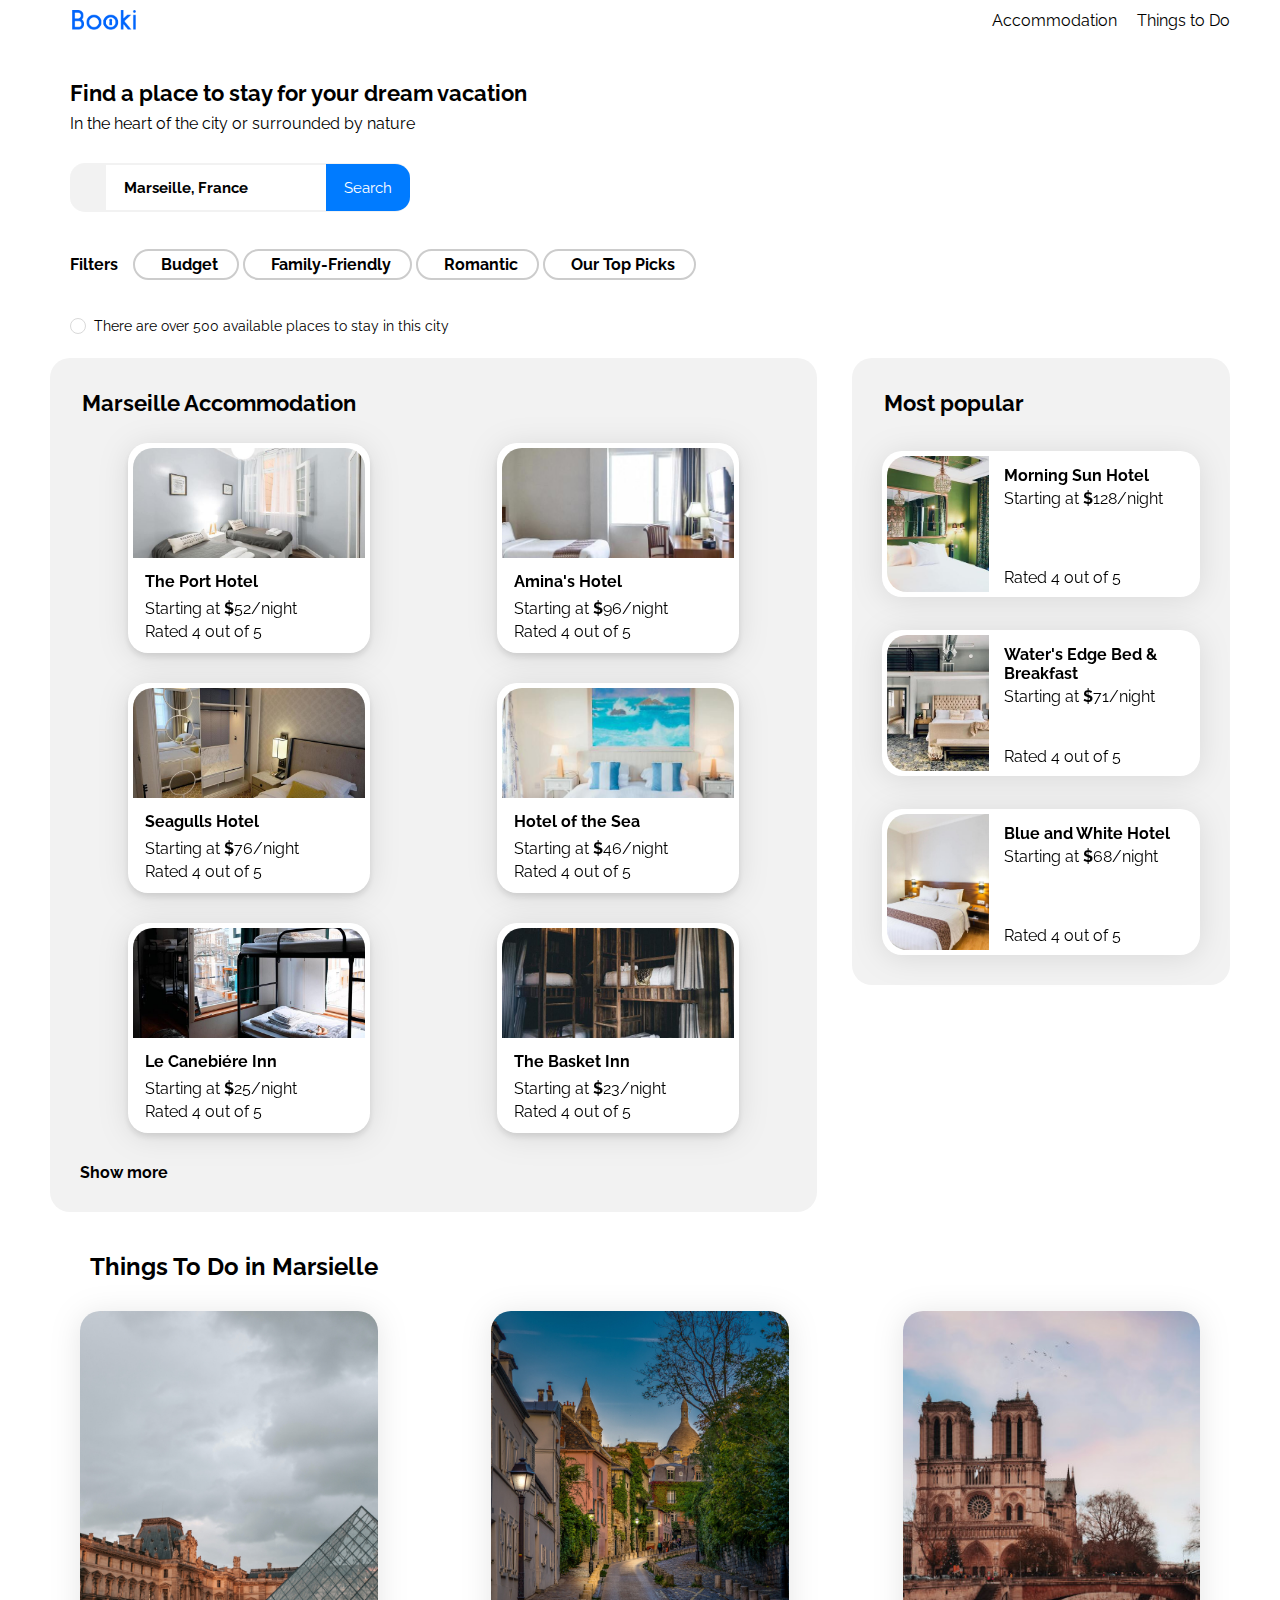
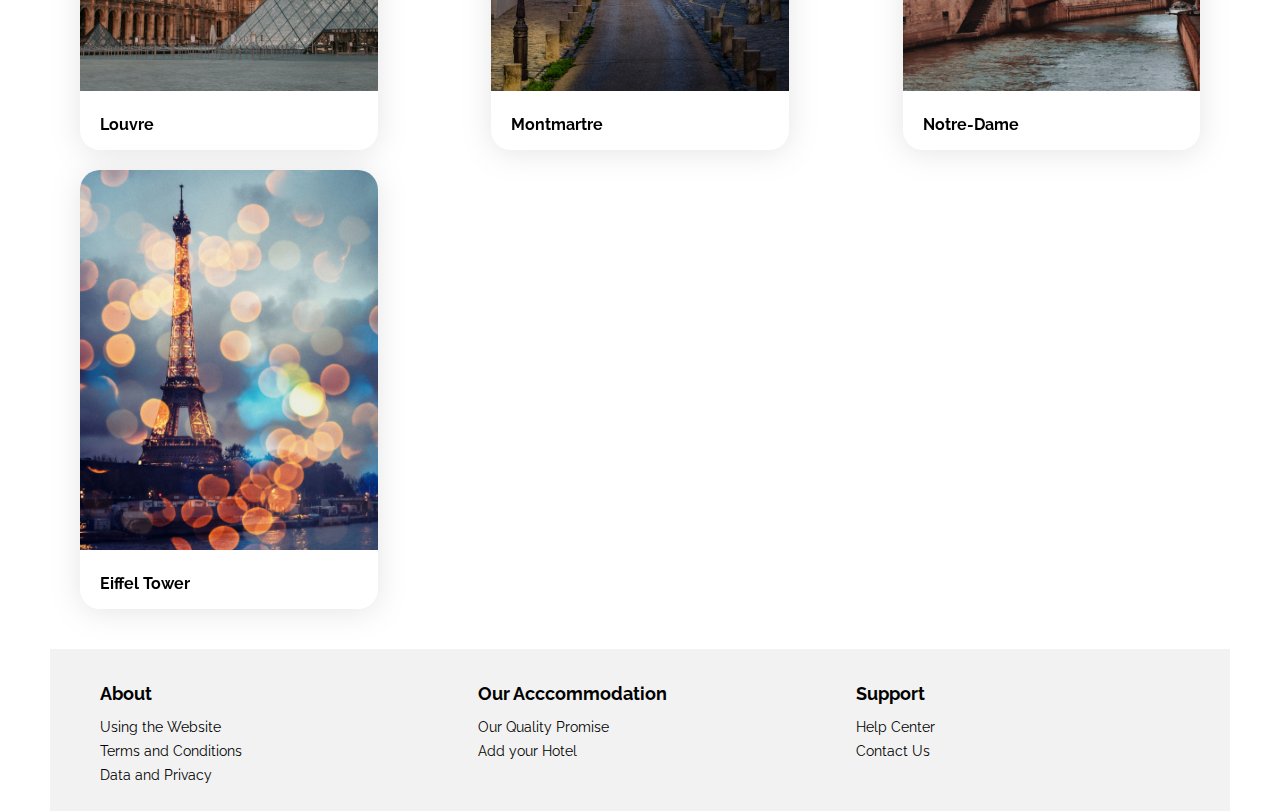
<file: index.html>
<!DOCTYPE html>
<html lang="en">

<head>
    <meta charset="UTF-8">
    <meta name="viewport" content="width=device-width, initial-scale=1.0">
    <title>Booki</title>
    <link rel="preconnect" href="https://fonts.googleapis.com">
    <link rel="preconnect" href="https://fonts.gstatic.com" crossorigin>
    <link href="https://fonts.googleapis.com/css2?family=Raleway:wght@400;500;700&display=swap" rel="stylesheet">
    <link rel="stylesheet" href="https://cdnjs.cloudflare.com/ajax/libs/font-awesome/6.2.1/css/all.min.css"
        integrity="sha512-MV7K8+y+gLIBoVD59lQIYicR65iaqukzvf/nwasF0nqhPay5w/9lJmVM2hMDcnK1OnMGCdVK+iQrJ7lzPJQd1w=="
        crossorigin="anonymous" referrerpolicy="no-referrer" />
    <link rel="stylesheet" href="css/style.css" />



</head>

<body>
    <div class="main-container">
        <header>
            <img class="logo" src="images/logo/Booki.png" alt="Booki logo - says booki in blue">
            <nav class="navbar">
                <ul>
                    <li><a href="#accommodation">Accommodation</a></li>
                    <li><a href="#things">Things to Do</a></li>
                </ul>
            </nav>
        </header>
        <div class="info-group">
            <h1 class="tagline">Find a place to stay for your dream vacation</h1>
            <p class="descriptor">In the heart of the city or surrounded by nature</p>
            <form class="search-bar">
                <div class="location-icon"><i class="fas fa-map-marker-alt"></i></div>
                <input type="text" placeholder="Marseille, France" class="search-input" name="search">
                <button class="search-button">Search</button>
                <button class="search-icon-button"><i class="fas fa-search"></i></button>
            </form>
            <div class="filter-bar">
                <h2 class="filter-label">Filters</h2>
                <div class="button-container">
                    <button class="filter-button">
                        <i class="fa-solid fa-money-bill-wave" style="color: #0065fc;"></i>
                        Budget
                    </button>
                    <button class="filter-button">
                        <i class="fa-solid fa-person" style="color: #0065fc;"></i>
                        Family-Friendly
                    </button>
                    <button class="filter-button">
                        <i class="fa-solid fa-heart" style="color: #0065fc;"></i>
                        Romantic
                    </button>
                    <button class="filter-button">
                        <i class="fa-solid fa-fire" style="color: #0065fc;"></i>
                        Our Top Picks
                    </button>
                </div>
            </div>
            <p class="filter-info">
                <i class="fa-solid fa-info icon-circle" style="color: #0065fc;"></i>
                There are over 500 available places to stay in this city
            </p>
        </div>
        <main>
            <div class="accommodation-and-popular">
                <section class="accommodation">
                    <div class="accommodation-title">
                        <h2 class="section-title">Marseille Accommodation</h2>
                    </div>
                    <div class="accommodation-cards">
                        <article class="card">
                            <a href="#">
                                <img src="images/accommodation/fred-kleber.jpg" alt="Image of hotel room showing beds">
                                <div class="card-content">
                                    <div class="card-txt">
                                        <h3 class="card-title">The Port Hotel</h3>
                                        <p class="card-subtitle">Starting at <span class="euro">$</span>52/night</p>
                                    </div>
                                    <div class="card-rating">
                                        <i class="fa-xs fa-solid fa-star" aria-hidden="true"></i>
                                        <i class="fa-xs fa-solid fa-star" aria-hidden="true"></i>
                                        <i class="fa-xs fa-solid fa-star" aria-hidden="true"></i>
                                        <i class="fa-xs fa-solid fa-star" aria-hidden="true"></i>
                                        <i class="fa-xs fa-solid fa-star gray-star" aria-hidden="true"></i>
                                        <span class="sr-only">Rated 4 out of 5</span>
                                    </div>
                                </div>
                            </a>
                        </article>
                        <article class="card">
                            <a href="#">
                                <img src="images/accommodation/febrian-zakaria.jpg"
                                    alt="Image of hotel room showing bed">
                                <div class="card-content">
                                    <div class="card-txt">
                                        <h3 class="card-title">Amina's Hotel</h3>
                                        <p class="card-subtitle">Starting at <span class="euro">$</span>96/night</p>
                                    </div>
                                    <div class="card-rating">
                                        <i class="fa-xs fa-solid fa-star" aria-hidden="true"></i>
                                        <i class="fa-xs fa-solid fa-star" aria-hidden="true"></i>
                                        <i class="fa-xs fa-solid fa-star" aria-hidden="true"></i>
                                        <i class="fa-xs fa-solid fa-star" aria-hidden="true"></i>
                                        <i class="fa-xs fa-solid fa-star gray-star" aria-hidden="true"></i>
                                        <span class="sr-only">Rated 4 out of 5</span>
                                    </div>
                                </div>
                            </a>
                        </article>
                        <article class="card">
                            <a href="#">
                                <img src="images/accommodation/reisetopia.jpg"
                                    alt="Image of a hotel room showing bed and mirror">
                                <div class="card-content">
                                    <div class="card-txt">
                                        <h3 class="card-title">Seagulls Hotel</h3>
                                        <p class="card-subtitle">Starting at <span class="euro">$</span>76/night</p>
                                    </div>
                                    <div class="card-rating">
                                        <i class="fa-xs fa-solid fa-star" aria-hidden="true"></i>
                                        <i class="fa-xs fa-solid fa-star" aria-hidden="true"></i>
                                        <i class="fa-xs fa-solid fa-star" aria-hidden="true"></i>
                                        <i class="fa-xs fa-solid fa-star" aria-hidden="true"></i>
                                        <i class="fa-xs fa-solid fa-star gray-star" aria-hidden="true"></i>
                                        <span class="sr-only">Rated 4 out of 5</span>
                                    </div>
                                </div>
                            </a>
                        </article>
                        <article class="card">
                            <a href="#">
                                <img src="images/accommodation/annie-spratt.jpg" alt="Image of hotel room showing beds">
                                <div class="card-content">
                                    <div class="card-txt">
                                        <h3 class="card-title">Hotel of the Sea</h3>
                                        <p class="card-subtitle">Starting at <span class="euro">$</span>46/night</p>
                                    </div>
                                    <div class="card-rating">
                                        <i class="fa-xs fa-solid fa-star" aria-hidden="true"></i>
                                        <i class="fa-xs fa-solid fa-star" aria-hidden="true"></i>
                                        <i class="fa-xs fa-solid fa-star" aria-hidden="true"></i>
                                        <i class="fa-xs fa-solid fa-star" aria-hidden="true"></i>
                                        <i class="fa-xs fa-solid fa-star gray-star" aria-hidden="true"></i>
                                        <span class="sr-only">Rated 4 out of 5</span>
                                    </div>
                                </div>
                            </a>
                        </article>
                        <article class="card">
                            <a href="#">
                                <img src="images/accommodation/marcus-loke.jpg"
                                    alt="Image of hotel room showing bunk bed">
                                <div class="card-content">
                                    <div class="card-txt">
                                        <h3 class="card-title">Le Canebiére Inn</h3>
                                        <p class="card-subtitle">Starting at <span class="euro">$</span>25/night</p>
                                    </div>
                                    <div class="card-rating">
                                        <i class="fa-xs fa-solid fa-star" aria-hidden="true"></i>
                                        <i class="fa-xs fa-solid fa-star" aria-hidden="true"></i>
                                        <i class="fa-xs fa-solid fa-star" aria-hidden="true"></i>
                                        <i class="fa-xs fa-solid fa-star" aria-hidden="true"></i>
                                        <i class="fa-xs fa-solid fa-star gray-star" aria-hidden="true"></i>
                                        <span class="sr-only">Rated 4 out of 5</span>
                                    </div>
                                </div>
                            </a>
                        </article>
                        <article class="card">
                            <a href="#">
                                <img src="images/accommodation/nicate-lee.jpg"
                                    alt="Image of a hotel room showing two bunk beds">
                                <div class="card-content">
                                    <div class="card-txt">
                                        <h3 class="card-title">The Basket Inn</h3>
                                        <p class="card-subtitle">Starting at <span class="euro">$</span>23/night</p>
                                    </div>
                                    <div class="card-rating">
                                        <i class="fa-xs fa-solid fa-star" aria-hidden="true"></i>
                                        <i class="fa-xs fa-solid fa-star" aria-hidden="true"></i>
                                        <i class="fa-xs fa-solid fa-star" aria-hidden="true"></i>
                                        <i class="fa-xs fa-solid fa-star" aria-hidden="true"></i>
                                        <i class="fa-xs fa-solid fa-star gray-star" aria-hidden="true"></i>
                                        <span class="sr-only">Rated 4 out of 5</span>
                                    </div>
                                </div>
                            </a>
                        </article>
                    </div>
                    <a href="#" class="link-style"> Show more </a>
                </section>
                <section class="popular">
                    <div class="popular-title">
                        <h2 class="section-title">Most popular</h2>
                        <i class="fa-solid fa-chart-line" aria-hidden="true"></i>
                    </div>
                    <div class="popular-cards">
                        <article class="card">
                            <img src="./images/accommodation/emile-guillemot.jpg" alt="Image of hotel room showing bed">
                            <div class="card-content">
                                <div class="card-txt">
                                    <h3 class="card-title">Morning Sun Hotel</h3>
                                    <p class="card-subtitle">Starting at <span class="euro">$</span>128/night</p>
                                </div>
                                <div class="card-rating">
                                    <i class="fa-xs fa-solid fa-star" aria-hidden="true"></i>
                                    <i class="fa-xs fa-solid fa-star" aria-hidden="true"></i>
                                    <i class="fa-xs fa-solid fa-star" aria-hidden="true"></i>
                                    <i class="fa-xs fa-solid fa-star" aria-hidden="true"></i>
                                    <i class="fa-xs fa-solid fa-star gray-star" aria-hidden="true"></i>
                                    <span class="sr-only">Rated 4 out of 5</span>
                                </div>
                            </div>
                        </article>
                        <article class="card">
                            <img src="./images/accommodation/aw-creative.jpg" alt="Image of hotel room showing bed">
                            <div class="card-content">
                                <div class="card-txt">
                                    <h3 class="card-title">Water's Edge Bed & Breakfast</h3>
                                    <p class="card-subtitle">Starting at <span class="euro">$</span>71/night</p>
                                </div>
                                <div class="card-rating">
                                    <i class="fa-xs fa-solid fa-star" aria-hidden="true"></i>
                                    <i class="fa-xs fa-solid fa-star" aria-hidden="true"></i>
                                    <i class="fa-xs fa-solid fa-star" aria-hidden="true"></i>
                                    <i class="fa-xs fa-solid fa-star" aria-hidden="true"></i>
                                    <i class="fa-xs fa-solid fa-star gray-star" aria-hidden="true"></i>
                                    <span class="sr-only">Rated 4 out of 5</span>
                                </div>
                            </div>
                        </article>
                        <article class="card">
                            <img src="./images/accommodation/febrian-zakaria2.jpg"
                                alt="Image of hotel room showing bed">
                            <div class="card-content">
                                <div class="card-txt">
                                    <h3 class="card-title">Blue and White Hotel</h3>
                                    <p class="card-subtitle">Starting at <span class="euro">$</span>68/night</p>
                                </div>
                                <div class="card-rating">
                                    <i class="fa-xs fa-solid fa-star" aria-hidden="true"></i>
                                    <i class="fa-xs fa-solid fa-star" aria-hidden="true"></i>
                                    <i class="fa-xs fa-solid fa-star" aria-hidden="true"></i>
                                    <i class="fa-xs fa-solid fa-star" aria-hidden="true"></i>
                                    <i class="fa-xs fa-solid fa-star gray-star" aria-hidden="true"></i>
                                    <span class="sr-only">Rated 4 out of 5</span>
                                </div>
                            </div>
                        </article>
                    </div>
                </section>
            </div>
            <div class="thingstodo">
                <h2 id="things">Things To Do in Marsielle</h2>
                <div class="thingstodo-cards">
                    <article class="card">
                        <a href="#">
                            <img src="images/activites/Louvre.jpg" alt="">
                            <h3>Louvre</h3>
                        </a>
                    </article>
                    <article class="card">
                        <a href="#">
                            <img src="images/activites/Montmartre.jpg" alt="">
                            <h3>Montmartre</h3>
                        </a>
                    </article>
                    <article class="card">
                        <a href="#">
                            <img src="images/activites/Notre dame.jpg" alt="">
                            <h3>Notre-Dame</h3>
                        </a>
                    </article>
                    <article class="card">
                        <a href="#">
                            <img src="images/activites/Eiffel Tower.jpg" alt="">
                            <h3>Eiffel Tower</h3>
                        </a>
                    </article>
                </div>
            </div>
        </main>
        <footer>
            <div class="footer-cards">
                <section class="About">
                    <h2>About</h2>
                    <a href="#">
                        <h3>Using the Website</h3>
                    </a>
                    <a href="#">
                        <h3>Terms and Conditions</h3>
                    </a>
                    <a href="#">
                        <h3>Data and Privacy</h3>
                    </a>
                </section>
                <section class="Accommodation">
                    <h2>Our Acccommodation</h2>
                    <a href="#">
                        <h3>Our Quality Promise</h3>
                    </a>
                    <a href="#">
                        <h3>Add your Hotel</h3>
                    </a>
                </section>
                <section class="Support">
                    <h2>Support</h2>
                    <a href="#">
                        <h3>Help Center</h3>
                    </a>
                    <a href="#">
                        <h3>Contact Us</h3>
                    </a>
                </section>
            </div>
        </footer>
    </div>
</body>

</html>
</file>
<file: css/style.css>
/****** General ***********/
* {
    font-family: 'Raleway', sans-serif;
    box-sizing: border-box;
}

:root {
    --main-color: #0065FC;
    --main-bg-color: #F2F2F2;
    --filter-bg-color: #DEEBFF;
}

.fa-solid,
.fa-regular {
    color: var(--main-color);
}

body {
    display: flex;
    justify-content: center;
    max-width: 1440px;
    margin: auto;
}

.main-container {
    width: 100%;
    padding: 0 50px;
    box-sizing: border-box;
}

/*** header ****/
header {
    display: flex;
    align-items: center;
    justify-content: space-between;
    width: 100%;
    margin-bottom: 50px;
    margin-top: 10px;
}

.logo {
    height: 20px;
    margin-left: 22px;
}

/*Navbar*/
.navbar {
    display: flex;
}

.navbar ul {
    display: flex;
    list-style-type: none;
    margin: 0;
    padding: 0;
}

.navbar li {
    margin-left: 20px;
}

nav a {
    text-decoration: none;
    color: black;
}

nav a:hover {
    border-top: 1px solid #0065FC;
    padding-top: 9px;
    color: #0065FC;
}

.info-group {
    width: 100%;
    max-width: 1200px;
    padding: 0 20px;
    box-sizing: border-box;
}

.tagline {
    margin-bottom: 8px;
}

.descriptor {
    margin-top: 8px;
    margin-bottom: 30px;
}

.search-bar {
    display: flex;
    align-items: center;
    width: 340px;
    border-radius: 15px;
    background-color: #F2F2F2;
    overflow: hidden;
    margin-top: 20px;
    margin-bottom: 30px;
    border-top: 1px solid #F2F2F2;
    border-bottom: 1px solid #F2F2F2;
}

.location-icon {
    font-size: 18px;
    color: #000000;
    display: flex;
    align-items: center;
    justify-content: center;
    /* width: 45px; */
    height: 45px;
    border-radius: 50%;
    padding-left: 18px;
    padding-right: 18px;
}

.search-input {
    border: none;
    outline: none;
    padding: 18px;
    font-size: 15px;
    flex-grow: 1;
    height: 45px;
    width: 170px;
    box-sizing: border-box;
    font-weight: bold;
}

::placeholder {
    color: black;
}

.search-button {
    background-color: #007bff;
    color: white;
    border: none;
    padding: 0 18px;
    cursor: pointer;
    font-size: 15px;
    height: 47px;
    /* width: 100px; */
    box-sizing: border-box;
}
.search-icon-button {
    background-color: transparent;
    border: none;
    font-size: 24px; 
    color: #007bff;
    display: none;
}


h1 {
    font-size: 22px;
}

/* Filter Bar */

.filter-bar {
    display: flex;
    align-items: center;
    gap: 15px;
    margin-bottom: 20px;
    justify-content: flex-start;
    width: 100%; 
}

.filter-label {
    font-weight: bold;
    font-size: 16px;
}

.filter-button {
    display: flex;
    align-items: center;
    padding: 4px 19px 4px 10px;
    border: 2px solid #ccc;
    border-radius: 25px;
    background-color: #fff;
    cursor: pointer;
    font-size: 16px;
    font-weight: bold;
    flex-direction: row;
    display: inline-block;
}

.filter-button:hover {
    background-color: #e6f0ff;
}

.filter-button .fa-solid {
    margin: 8px;
    font-size: 15px;
}

.filter-button .filter-icon {
    margin-right: 8px;
    font-size: 16px;
}


/* Info Message */
.filter-info {
    display: flex;
    align-items: center;
    font-size: 14px;
    padding: 10px 0;
    color: #000;
}

.filter-info .fa-solid {
    margin-right: 8px;
}

.filter-info .fa-solid.icon-circle {
    border-width: 1px;
    border-style: solid;
    border-radius: 50%;
    padding: 3px;
    display: inline-flex;
    align-items: center;
    justify-content: center;
    width: 16px;
    height: 16px;
    border-color: #D9D9D9;
    font-size: 8px;
}

/*Below Header*/

.section-title {
    margin: 0;
    padding: 2px;
    font-size: 22px;
}

.card {
    background-color: white;
    border-radius: 20px;
    padding: 5px;
    filter: drop-shadow(0px 3px 15px rgba(0, 0, 0, 0.1));
}

.card img {
    object-fit: cover;
}

.card-title {
    font-size: 16px;
}

.euro {
    font-weight: 700;
}

.gray-star {
    color: #d9d9d9;
}

/****** Accommodation And Popular ***********/
.accommodation-and-popular {
    display: flex;
    justify-content: space-between;
    align-items: flex-start;
    gap: 20px;
}

.accommodation-and-popular section {
    background-color: var(--main-bg-color);
    border-radius: 20px;
    padding: 30px;
    box-sizing: border-box;
}

/****** Accommodation ***********/
.accommodation {
    width: 65%;
}

.accommodation-title {
    margin-bottom: 25px;
}

.accommodation-cards {
    display: flex;
    flex-wrap: wrap;
    justify-content: space-around;
    gap: 30px;
    padding-bottom: 30px;
}


.accommodation-cards .card {
    display: flex;
    flex-direction: column;
    background-color: #fff;
    border-radius: 20px;
    overflow: hidden;
    height: 210px;
    box-shadow: 0 4px 6px rgba(0, 0, 0, 0.1);
    min-width: 242px;
}

.accommodation-and-popular a {
    text-decoration: none;
    color: black;
}

.link-style {
    font-weight: bold;
}

.card-linker a {
    text-decoration: none;
    color: black;
}

.accommodation-cards img {
    width: 100%;
    height: 110px;
    object-fit: cover;
    border-top-right-radius: 20px;
    border-top-left-radius: 20px;
}

.accommodation-cards .card-content {
    padding: 12px;
    display: flex;
    flex-direction: column;
    align-items: flex-start;
}

.accommodation-cards .card-title {
    margin-top: -2px;
    margin-bottom: 0px;
}

.accommodation-cards .card-subtitle {
    margin-top: 8px;
    margin-bottom: 4px;
}

.accommodation-cards .card-rating {
    margin-top: auto;
    margin-bottom: -2px;
}

/****** Popular ***********/
.popular {
    width: 32%;
}

.popular-title {
    display: flex;
    justify-content: space-between;
    align-items: center;
}

.popular-cards .card {
    display: flex;
    margin-top: 33px;
    flex-wrap: wrap;
}

.popular-cards img {
    width: 33%;
    height: 136px;
    border-top-left-radius: 20px;
    border-bottom-left-radius: 20px;
}

.popular-cards .card-content {
    width: 67%;
    padding-left: 15px;
    display: flex;
    flex-direction: column;
    justify-content: space-between;
    box-sizing: border-box;
}

.popular-cards .card-title {
    margin-top: 10px;
    margin-bottom: 4px;
}

.popular-cards .card-subtitle {
    margin: 0;
}

.popular-cards .card-rating {
    margin-bottom: 5px;
}

/****** Things To Do ***********/

.thingstodo {
    padding-top: 30px;
    padding-left: 30px;
    padding-right: 30px;
}

.thingstodo h2 {
    padding: 10px;
    width: 100%;
    max-width: 1340px;
    margin: 0 auto;
    text-align: left;
}

.thingstodo-cards img {
    width: 100%;
    height: 380px;
    border-top-left-radius: 20px;
    border-top-right-radius: 20px;
    object-fit: cover;
}

.thingstodo-cards .card {
    width: 297.5px;
    height: 439px;
    border-radius: 20px;
    margin: 0;
    padding: 0;
}

.thingstodo-cards {
    display: flex;
    justify-content: space-between;
    gap: 20px;
    flex-wrap: wrap;
    padding: 20px 0 40px 0;
    max-width: 1340px;
    margin: 0 auto;
}

.thingstodo-cards h3 {
    margin: 20px;
    font-size: 16px;
    line-height: 19px;
    font-weight: 700;
}

.thingstodo-cards a {
    text-decoration: none;
    color: black;
}

/****** Footer ***********/

.footer-cards {
    padding: 20px 50px;
    display: flex;
    justify-content: space-between;
    background-color: #F2F2F2;
    gap: 35px;
}

.footer-cards section {
    width: 30%;
}

.footer-cards h2 {
    font-size: 18px;
    margin-bottom: 15px;
}

.footer-cards h3 {
    font-size: 14px;
    margin: 8px 0;
    font-weight: normal;
}

.footer-cards a {
    text-decoration: none;
    color: black;
}

/* On screens that are 992px or less, set the background color to blue */
@media screen and (max-width: 1024px) {    
    .filter-label {
        font-weight: bold;
        font-size: 16px;
        margin-bottom: 10px;
    }

    .filter-bar {
        display: flex;
        flex-direction: column;
        align-items: flex-start;
        gap: 20px;
    }

    .filter-button {
        display: flex;
        padding: 4px 19px 4px 10px;
        border: 2px solid #ccc;
        border-radius: 25px;
        background-color: #fff;
        cursor: pointer;
        font-size: 16px;
        font-weight: bold;
        text-align: left;
        display: inline-block;
        flex-wrap: wrap;
    }

    .accommodation-and-popular {
        flex-direction: column;
        gap: 30px;
    }

    .popular {
        width: 100%;
        margin-bottom: 20px;
    }

    .accommodation {
        width: 100%;
        margin-top: 20px;
    }

    .popular-cards {
        display: flex;
        flex-direction: row;
        flex-wrap: nowrap; 
        justify-content: space-between; 
        gap: 20px;
        overflow-x: auto; 
    }
    
    .popular-cards .card {
        width: 100%; 
        flex: 1; 
        max-width: 274px; 
    }
    

    .popular-cards .card {
        width: 274px;
        display: flex;
        flex-direction: row;
    }

    .thingstodo-cards {
        display: flex;
        flex-wrap: wrap;
        flex-direction: row;
        margin-bottom: 10px;
    }

    .thingstodo-cards .card {
        width: 180px;
        height: 260px;
    }

    .thingstodo-cards img {
        width: 193.5px;
        height: 200px;
    }
}

/* On screens that are 600px or less, set the background color to olive */
@media screen and (max-width: 768px) {
    body {
        overflow-x: hidden;
    }
    
    .main-container {
        padding: 0;
    }

    header {
        height: auto;
        flex-direction: column;
        justify-content: center;
    }

    .navbar {
        width: 100%;
        margin-top : 20px;
        padding-bottom: 15px;
        border-bottom: 2px solid #F2F2F2;
        justify-content: center;
    }

    .navbar a {
        width: 50%;
        border-bottom: 15px;
        border-bottom: 2px solid transparent;
        border-top: 0;
        padding-top: 0;
        font-size: 16px;
    }

    .navbar a:hover {
        border-top: transparent;
        border-bottom: 2px solid #0065FC;
        padding-bottom: 10px;
    }

    .navbar li {
        margin: 0px;
        flex: 1;
    }
    .navbar ul {
        width: 100%;
        justify-content: center;

    }

    .search-bar {
        width: 100%;
    }

    .search-button {
        background-color: #007bff;
        color: white;
        border: none;
        padding: 0 18px;
        cursor: pointer;
        font-size: 15px;
        height: 47px;
        box-sizing: border-box;
        display: none;
    }

    .search-icon-button {
        background-color: #007bff;
        color: white;
        border: none;
        padding: 0 18px;
        cursor: pointer;
        font-size: 15px;
        height: 47px;
        box-sizing: border-box;
        display: block;
    }

    .filter-label {
        margin-bottom: 0px;
        align-self: flex-start;
    }

    .filter-bar {
        display: flex;
        flex-direction: column; 
        align-items: flex-start;
        gap: 10px; 
    }

    .filter-button {
        align-self: flex-start;
        width: 45%;
        height: 50px;
        font-size: 8px;
        padding: 4px 19px 4px 19px;
        display: inline-block;
        flex-direction: row;
    }

    .filter-info {
        display: flex;
        align-items: center;
        font-size: 18px;
        padding: 10px 0;
        color: #000;
    }
    
    .filter-info .fa-solid {
        margin-right: 8px;
    }
    
    .filter-info .fa-solid.icon-circle {
        border-width: 1px;
        border-style: solid;
        border-radius: 50%;
        padding: 3px;
        display: inline-flex;
        align-items: center;
        justify-content: center;
        width: 25px;
        height: 25px;
        border-color: #D9D9D9;
        font-size: 12px;
    }
    .accommodation-and-popular section {
        border-radius: 0px;
    }

    .accommodation-and-popular {
        flex-direction: column-reverse;
        gap: 15px;
    }

    .popular {
        width: 100%;
        margin-bottom: 20px;
        border-radius: 0px;
    }

    .accommodation {
        width: 100%;
        margin-top: 20px;
    }

    .accommodation-cards {
        flex-direction: column;
    }

    .accommodation section {
        background-color: transparent;
    }

    .popular-cards {
        display: flex;
        flex-direction: column;
        flex-wrap: nowrap;
        border-radius: 0;
    }

    .popular-cards .card {
        width: 100%;
        display: flex;
        flex-direction: row;
    }

    .thingstodo-cards {
        display: flex;
        flex-wrap: nowrap;
        flex-direction: column;
        margin-bottom: 10px;
    }

    .thingstodo-cards .card {
        display: flex;
        flex-direction: column;
        background-color: #fff;
        border-radius: 20px;
        overflow: hidden;
        height: 210px;
        min-width: 242px;
    }

    .thingstodo-cards img {
        width: 100%;
        height: 150px;
    }
    .thingstodo h2 {
        white-space: nowrap;
    }
    .thingstodo-cards h3 {
        font-size: 20px;
    }
    .footer-cards {
        display: flex;
        flex-direction: column;
    }
    
}
</file>
